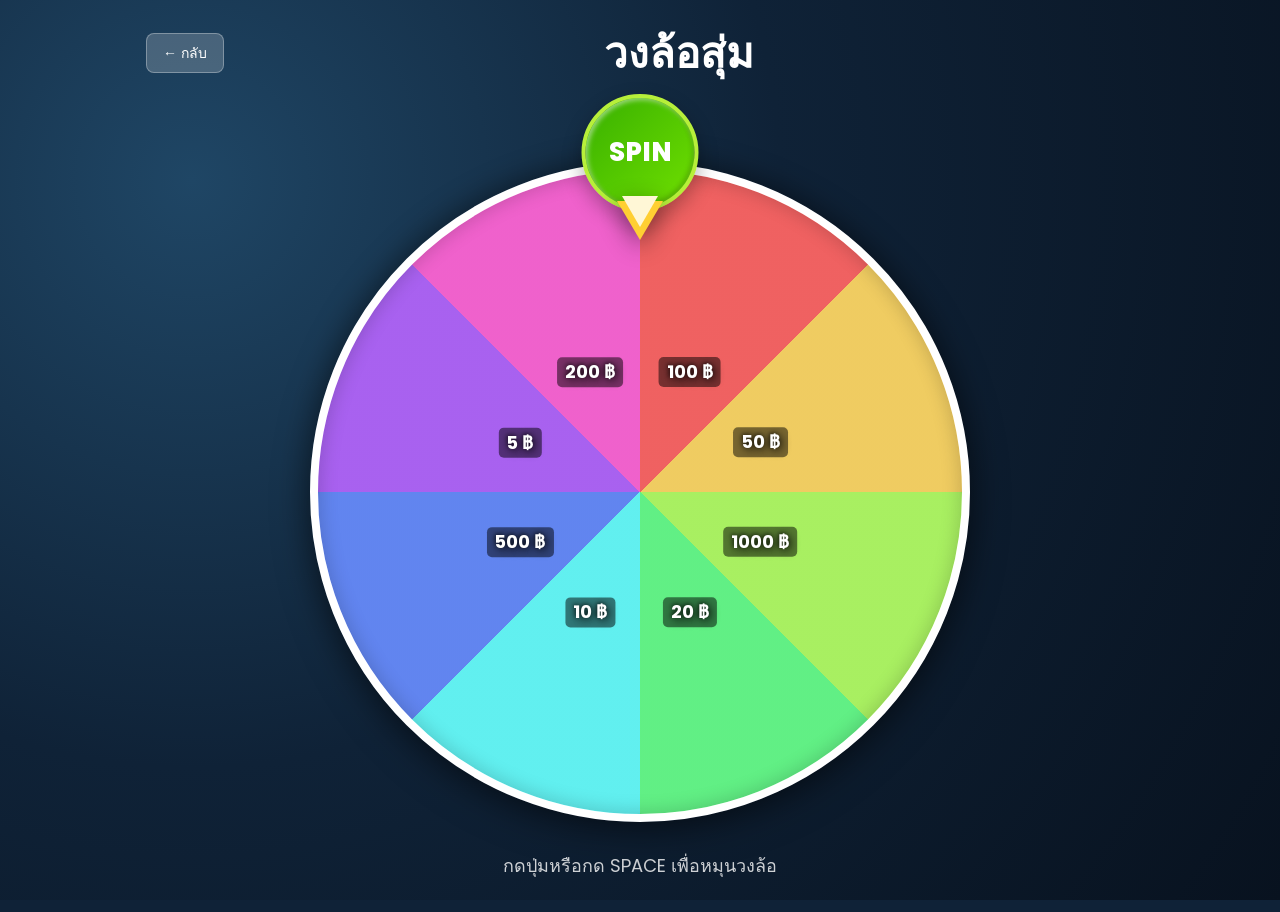
<file: index.html>
<!DOCTYPE html>
<html lang="th">
<head>
    <meta charset="UTF-8">
    <meta name="viewport" content="width=device-width, initial-scale=1.0">
    <link rel="stylesheet" href="style.css">
    <title>วงล้อสุ่ม - Lucky Wheel</title>
</head>
<body class="display-page">
    <div class="display-container">

        <div class="display-header">
            <div class="header-top">
                <a href="home.html" class="back-button">← กลับ</a>
                <h1>วงล้อสุ่ม</h1>
                <div class="header-spacer"></div>
            </div>
        </div>


        <div class="wheel-display">
            <div class="wheel-pointer" aria-hidden="true"></div>
            <div class="spinner-btn"></div>
            <div class="wheel" id="wheel"></div>
            <div class="result-display" id="resultDisplay"></div>
        </div>

     
        <div class="display-info">
            <p>กดปุ่มหรือกด SPACE เพื่อหมุนวงล้อ</p>
        </div>
    </div>

    <script src="shared.js"></script>
    <script src="display.js"></script>
</body>
</html>
</file>
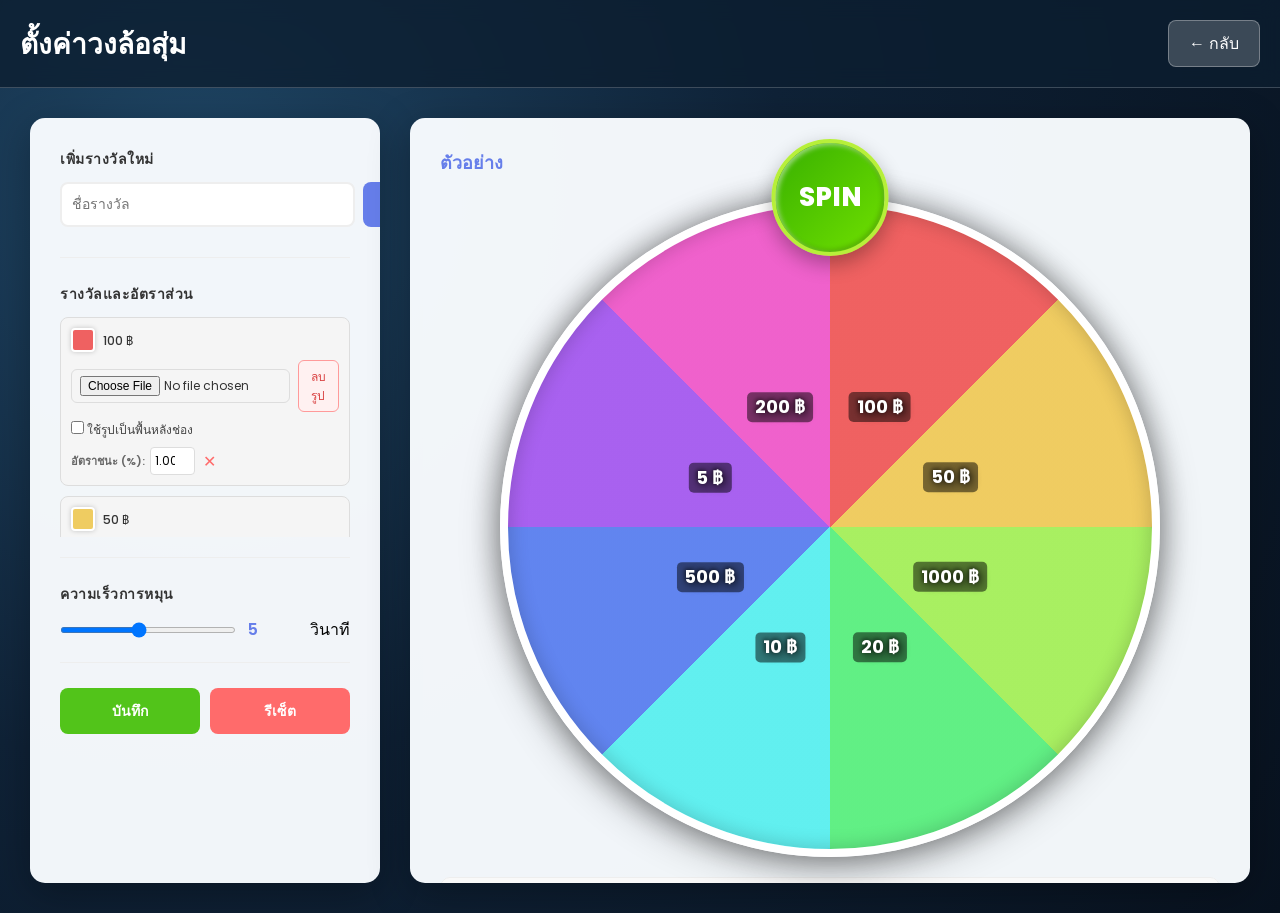
<file: admin.html>
<!DOCTYPE html>
<html lang="th">
<head>
    <meta charset="UTF-8">
    <meta name="viewport" content="width=device-width, initial-scale=1.0">
    <link rel="stylesheet" href="style.css">
    <title>ตั้งค่าวงล้อ - Admin</title>
</head>
<body class="admin-page">
    <div class="admin-wrapper">
  
        <div class="admin-header">
            <div class="header-content">
                <h1> ตั้งค่าวงล้อสุ่ม</h1>
                <a href="home.html" class="back-button">← กลับ</a>
            </div>
        </div>

        <div class="admin-content">
            
            <div class="control-panel">
                <div class="panel-section">
                    <h2>เพิ่มรางวัลใหม่</h2>
                    <div class="input-group">
                        <input type="text" id="prizeInput" placeholder="ชื่อรางวัล" maxlength="20">
                        <button onclick="addPrize()"> เพิ่ม</button>
                    </div>
                </div>

                <div class="panel-section">
                    <h2>รางวัลและอัตราส่วน</h2>
                    <div id="prizeList" class="prize-list"></div>
                </div>

                <div class="panel-section">
                    <h2>ความเร็วการหมุน</h2>
                    <div class="speed-control">
                        <input type="range" id="spinSpeed" min="1" max="10" value="5" oninput="updateSpeed()">
                        <span id="speedValue">5</span> วินาที
                    </div>
                </div>

                <div class="panel-buttons">
                    <button onclick="savePrizeSettings()" class="btn-save">บันทึก</button>
                    <button onclick="resetWheel()" class="btn-reset">รีเซ็ต</button>
                </div>
            </div>

        
            <div class="preview-panel">
                <h2> ตัวอย่าง</h2>
                <div class="preview-wheel-container">
                    <div class="spinner-btn"></div>
                    <div class="wheel" id="previewWheel"></div>
                </div>
                <div class="stats-box">
                    <div id="statsContent"></div>
                </div>
            </div>
        </div>
    </div>

    <script src="shared.js"></script>
    <script src="admin.js"></script>
</body>
</html>
</file>
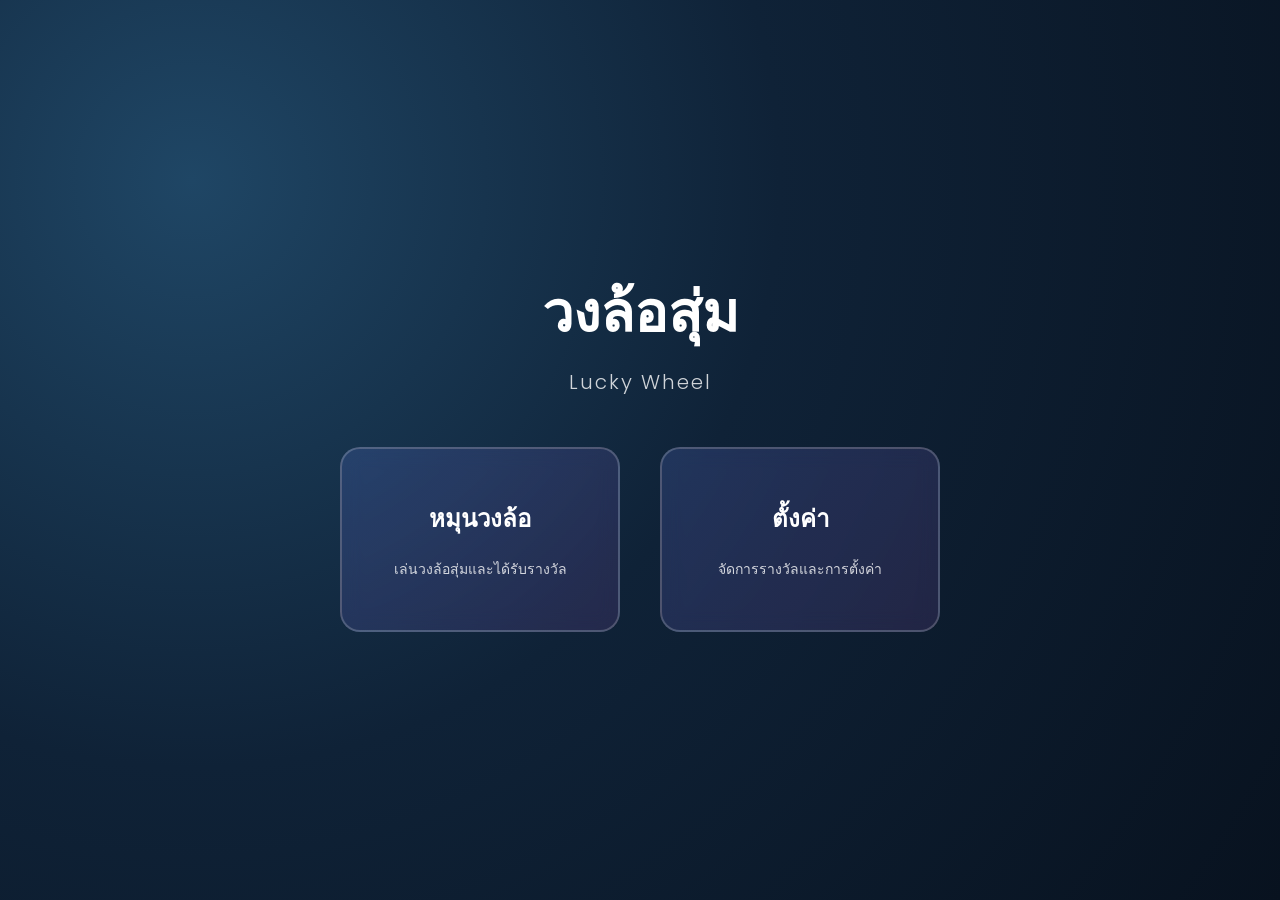
<file: home.html>
<!DOCTYPE html>
<html lang="th">
<head>
    <meta charset="UTF-8">
    <meta name="viewport" content="width=device-width, initial-scale=1.0">
    <link rel="stylesheet" href="style.css">
    <title>วงล้อสุ่ม - Lucky Wheel</title>
</head>
<body class="home-page">
    <div class="home-container">
        <div class="home-header">
            <h1>วงล้อสุ่ม</h1>
            <p>Lucky Wheel</p>
        </div>

        <div class="home-content">
            <div class="menu-card">
                <a href="index.html" class="menu-link display-link">
                    <h2>หมุนวงล้อ</h2>
                    <p>เล่นวงล้อสุ่มและได้รับรางวัล</p>
                </a>
            </div>

            <div class="menu-card">
                <a href="admin.html" class="menu-link admin-link-menu">
                    <h2>ตั้งค่า</h2>
                    <p>จัดการรางวัลและการตั้งค่า</p>
                </a>
            </div>
        </div>
    </div>
</body>
</html>
</file>
<file: style.css>
@import url(https://fonts.googleapis.com/css?family=Poppins:200,300,400,500,600,700,800,900&display=swap);

*{
    margin: 0;
    padding: 0;
    box-sizing: border-box;
    font-family: 'Poppins', sans-serif;
}

html,
body {
    width: 100%;
    min-height: 100%;
    background: #0f2237;
}

/* ===== DISPLAY PAGE (FRONTEND) ===== */
body.display-page {
    display: flex;
    justify-content: center;
    align-items: center;
    min-height: 100vh;
    height: 100vh;
    background: radial-gradient(circle at 15% 20%, #1f4665 0%, #0f2237 45%, #08121f 100%);
    padding: 20px;
    background-size: cover;
    background-repeat: no-repeat;
    overflow: hidden;
}

.display-container {
    display: flex;
    flex-direction: column;
    align-items: center;
    gap: 20px;
    width: 100%;
    max-width: 988px;
    height: 100%;
    justify-content: flex-start;
}

.display-header {
    text-align: center;
    color: white;
    width: 100%;
}

.display-header .header-nav-row {
    display: flex;
    justify-content: flex-start;
    margin-bottom: 8px;
}

.display-header .header-top {
    display: flex;
    justify-content: center;
    align-items: center;
    gap: 20px;
    margin-bottom: 10px;
}

.display-header .back-button {
    background: rgba(255, 255, 255, 0.2);
    color: white;
    padding: 8px 16px;
    border-radius: 8px;
    text-decoration: none;
    transition: all 0.3s ease;
    border: 1px solid rgba(255, 255, 255, 0.3);
    font-size: 14px;
}

.display-header .back-button:hover {
    background: rgba(255, 255, 255, 0.3);
    transform: translateX(-5px);
}

.header-spacer {
    width: auto;
}

.display-header h1 {
    font-size: 42px;
    flex: 1;
}

.display-header .admin-link {
    display: none;
}

.admin-link {
    display: inline-block;
    background: rgba(255, 255, 255, 0.2);
    color: white;
    padding: 8px 16px;
    border-radius: 20px;
    text-decoration: none;
    font-size: 14px;
    transition: all 0.3s ease;
    border: 1px solid rgba(255, 255, 255, 0.3);
}

.admin-link:hover {
    background: rgba(255, 255, 255, 0.3);
    transform: translateY(-2px);
}

.wheel-display {
    position: relative;
    width: 100%;
    aspect-ratio: 1;
    max-width: 720px;
    display: flex;
    justify-content: center;
    align-items: center;
    margin-top: 36px;
}

.wheel-pointer {
    position: absolute;
    top: 49px;
    left: 50%;
    transform: translateX(-50%);
    width: 0;
    height: 0;
    border-left: 23px solid transparent;
    border-right: 23px solid transparent;
    border-top: 39px solid #ffcf33;
    z-index: 12;
    filter: drop-shadow(0 8px 12px rgba(0, 0, 0, 0.45));
}

.wheel-pointer::before {
    content: '';
    position: absolute;
    top: -44px;
    left: -18px;
    border-left: 18px solid transparent;
    border-right: 18px solid transparent;
    border-top: 31px solid #fff7d6;
}

.display-info {
    text-align: center;
    color: rgba(255, 255, 255, 0.8);
    font-size: 18px;
}

/* ===== ADMIN PAGE (BACKEND) ===== */
body.admin-page {
    background: radial-gradient(circle at 15% 20%, #1f4665 0%, #0f2237 45%, #08121f 100%);
    min-height: 100vh;
    display: flex;
    flex-direction: column;
}

.admin-wrapper {
    flex: 1;
    display: flex;
    flex-direction: column;
}

.admin-header {
    background: rgba(12, 30, 48, 0.78);
    color: white;
    padding: 20px;
    border-bottom: 1px solid rgba(255, 255, 255, 0.2);
    backdrop-filter: blur(10px);
}

.header-content {
    max-width: 1400px;
    margin: 0 auto;
    display: flex;
    justify-content: space-between;
    align-items: center;
    width: 100%;
}

.admin-header h1 {
    font-size: 28px;
    margin: 0;
}

.back-button {
    background: rgba(255, 255, 255, 0.2);
    color: white;
    padding: 10px 20px;
    border-radius: 8px;
    text-decoration: none;
    transition: all 0.3s ease;
    border: 1px solid rgba(255, 255, 255, 0.3);
}

.back-button:hover {
    background: rgba(255, 255, 255, 0.3);
    transform: translateX(-5px);
}

.admin-content {
    flex: 1;
    display: flex;
    gap: 30px;
    padding: 30px;
    max-width: 1400px;
    margin: 0 auto;
    width: 100%;
    overflow-y: auto;
}

.control-panel {
    flex: 0 0 350px;
    background: rgba(249, 252, 255, 0.97);
    padding: 30px;
    border-radius: 15px;
    box-shadow: 0 10px 40px rgba(0, 0, 0, 0.3);
    max-height: 85vh;
    overflow-y: auto;
}

.control-panel h2 {
    color: #667eea;
    margin-bottom: 20px;
    font-size: 18px;
}

.panel-section {
    margin-bottom: 25px;
    padding-bottom: 20px;
    border-bottom: 1px solid #eee;
}

.panel-section:last-of-type {
    border-bottom: none;
}

.panel-section h2 {
    color: #333;
    font-size: 14px;
    margin-bottom: 12px;
    text-transform: uppercase;
    letter-spacing: 0.5px;
}

.input-group {
    display: flex;
    gap: 8px;
    margin-bottom: 10px;
}

.input-group input[type="text"],
.input-group input[type="color"],
.input-group input[type="range"] {
    padding: 10px;
    border: 2px solid #eee;
    border-radius: 8px;
    font-size: 14px;
    transition: all 0.3s ease;
}

.input-group input[type="text"] {
    flex: 1;
}

.input-group input[type="text"]:focus {
    outline: none;
    border-color: #667eea;
    box-shadow: 0 0 10px rgba(102, 126, 234, 0.2);
}

.input-group input[type="color"] {
    width: 50px;
    cursor: pointer;
}

.input-group button {
    padding: 10px 16px;
    background: #667eea;
    color: white;
    border: none;
    border-radius: 8px;
    cursor: pointer;
    font-weight: 600;
    transition: background 0.3s ease;
}

.input-group button:hover {
    background: #764ba2;
}

.speed-control {
    display: flex;
    align-items: center;
    gap: 12px;
}

.speed-control input[type="range"] {
    flex: 1;
    height: 6px;
    cursor: pointer;
}

.speed-control span {
    font-weight: 600;
    color: #667eea;
    min-width: 50px;
}

.panel-buttons {
    display: flex;
    gap: 10px;
    margin-top: 20px;
}

.btn-save {
    flex: 1;
    padding: 12px;
    background: #52c41a;
    color: white;
    border: none;
    border-radius: 8px;
    cursor: pointer;
    font-weight: 600;
    transition: background 0.3s ease;
    font-size: 14px;
}

.btn-save:hover {
    background: #45a517;
}

.btn-reset {
    flex: 1;
    padding: 12px;
    background: #ff6b6b;
    color: white;
    border: none;
    border-radius: 8px;
    cursor: pointer;
    font-weight: 600;
    transition: background 0.3s ease;
    font-size: 14px;
}

.btn-reset:hover {
    background: #ff5252;
}

/* Prize List */
.prize-list {
    display: flex;
    flex-direction: column;
    gap: 10px;
    max-height: 220px;
    overflow-y: auto;
}

.prize-item {
    display: flex;
    align-items: center;
    gap: 8px;
    background: #f5f5f5;
    padding: 10px;
    border-radius: 8px;
    font-size: 12px;
    color: #333;
    border: 1px solid #ddd;
    flex-wrap: wrap;
}

.prize-color {
    width: 24px;
    height: 24px;
    border-radius: 4px;
    border: 2px solid white;
    box-shadow: 0 0 5px rgba(0, 0, 0, 0.2);
    flex-shrink: 0;
}

.prize-name {
    flex: 1;
    font-weight: 500;
    min-width: 60px;
}

.guarantee-control {
    display: flex;
    flex-direction: column;
    gap: 10px;
}

.guarantee-row {
    display: flex;
    align-items: center;
    gap: 8px;
    flex-wrap: wrap;
}

#guaranteeEvery {
    width: 90px;
    padding: 8px 10px;
    border: 2px solid #eee;
    border-radius: 8px;
    font-size: 14px;
}

#guaranteePrizeIndex {
    flex: 1;
    min-width: 220px;
    width: 100%;
    padding: 9px 10px;
    border: 2px solid #eee;
    border-radius: 8px;
    font-size: 14px;
    background: #fff;
}

.guarantee-debug {
    margin-top: 4px;
    font-size: 12px;
    color: #556070;
    line-height: 1.4;
    word-break: break-word;
}

.prize-image-input {
    width: 100%;
    padding: 6px 8px;
    border: 1px solid #ddd;
    border-radius: 6px;
    font-size: 12px;
}

.prize-image-row {
    width: 100%;
    display: flex;
    gap: 8px;
    align-items: center;
}

.btn-image-clear {
    border: 1px solid #ff9a9a;
    background: #fff1f1;
    color: #d94141;
    border-radius: 6px;
    padding: 6px 8px;
    font-size: 12px;
    cursor: pointer;
}

.prize-image-preview {
    width: 56px;
    height: 56px;
    object-fit: cover;
    border-radius: 8px;
    border: 1px solid #ddd;
}
.prize-bg-toggle {
    width: 100%;
    font-size: 12px;
    color: #444;
}

.prize-odds {
    display: flex;
    align-items: center;
    gap: 5px;
}

.prize-odds input {
    width: 45px;
    padding: 4px;
    border: 1px solid #ddd;
    border-radius: 4px;
    font-size: 12px;
}

.prize-odds label {
    font-size: 11px;
    color: #666;
    font-weight: 600;
}

.btn-remove {
    background: none;
    border: none;
    color: #ff6b6b;
    cursor: pointer;
    font-size: 16px;
    padding: 0;
    flex-shrink: 0;
    transition: color 0.2s ease;
}

.btn-remove:hover {
    color: #ff0000;
}

/* Preview Panel */
.preview-panel {
    flex: 1;
    background: rgba(249, 252, 255, 0.97);
    padding: 30px;
    border-radius: 15px;
    box-shadow: 0 10px 40px rgba(0, 0, 0, 0.3);
    display: flex;
    flex-direction: column;
    gap: 20px;
    max-height: 85vh;
    overflow-y: auto;
}

.preview-panel h2 {
    color: #667eea;
    font-size: 18px;
    margin: 0;
}

.preview-wheel-container {
    position: relative;
    width: 100%;
    aspect-ratio: 1;
    display: flex;
    justify-content: center;
    align-items: center;
}

.stats-box {
    background: #f9f9f9;
    border: 1px solid #eee;
    border-radius: 10px;
    padding: 15px;
}

.stats-table {
    font-size: 13px;
}

.stats-row {
    display: grid;
    grid-template-columns: 1fr 1fr 1fr;
    gap: 15px;
    padding: 8px 0;
    border-bottom: 1px solid #eee;
    align-items: center;
}

.stats-row.header {
    font-weight: 700;
    color: #667eea;
    border-bottom: 2px solid #667eea;
    margin-bottom: 8px;
}

.stats-row.inactive {
    opacity: 0.5;
    color: #999;
}

.stats-footer {
    padding: 10px 0;
    margin-top: 10px;
    padding-top: 10px;
    border-top: 1px solid #eee;
    font-weight: 600;
    color: #667eea;
    text-align: right;
}

/* ===== WHEEL STYLES (SHARED) ===== */
.wheel {
    position: relative;
    width: 100%;
    max-width: 660px;
    aspect-ratio: 1;
    border-radius: 50%;
    box-shadow: 0 0 30px rgba(0, 0, 0, 0.4), inset 0 0 20px rgba(0, 0, 0, 0.2), 0 10px 40px rgba(0, 0, 0, 0.3);
    background: conic-gradient(
        from 0deg,
        #ff6b6b 0deg 45deg,
        #4ecdc4 45deg 90deg,
        #ffe66d 90deg 135deg,
        #a8e6cf 135deg 180deg,
        #ff8787 180deg 225deg,
        #74b9ff 225deg 270deg,
        #fd79a8 270deg 315deg,
        #fdcb6e 315deg 360deg
    );
    border: 10px solid white;
    display: flex;
    align-items: center;
    justify-content: center;
    position: relative;
}

.wheel .number {
    position: absolute;
    width: 100%;
    height: 100%;
    display: flex;
    justify-content: center;
    align-items: center;
    transform-origin: 50% 50%;
}
.segment-bg-image {
    position: absolute;
    inset: 0;
    border-radius: 50%;
    background-size: cover;
    background-position: center;
    background-repeat: no-repeat;
    opacity: 0.4;
    z-index: 0;
    pointer-events: none;
    -webkit-mask-image: conic-gradient(from 0deg, transparent 0deg var(--start), #000 var(--start) var(--end), transparent var(--end) 360deg);
    mask-image: conic-gradient(from 0deg, transparent 0deg var(--start), #000 var(--start) var(--end), transparent var(--end) 360deg);
}

.wheel .number {
    z-index: 3;
}

.wheel .number .segment-content {
    position: absolute;
    display: flex;
    flex-direction: column;
    justify-content: center;
    align-items: center;
    gap: 8px;
    z-index: 4;
    width: 160px;
    max-width: 42%;
}

.wheel .number .segment-image {
    width: var(--segment-image-size, 64px);
    height: var(--segment-image-size, 64px);
    object-fit: cover;
    border-radius: 10px;
    border: 2px solid rgba(255, 255, 255, 0.98);
    box-shadow: 0 6px 16px rgba(0, 0, 0, 0.55);
    background: rgba(255, 255, 255, 0.95);
}

.wheel .number span {
    position: static;
    background: transparent;
    display: flex;
    justify-content: center;
    align-items: center;
    font-size: clamp(12px, 1.5vw, 18px);
    font-weight: 700;
    color: white;
    text-shadow: 2px 2px 10px rgba(0, 0, 0, 0.85), -1px -1px 4px rgba(0, 0, 0, 0.6);
    transition: all 0.3s ease;
    white-space: normal;
    word-break: break-word;
    overflow-wrap: anywhere;
    text-align: center;
    line-height: 1.2;
    padding: 4px 8px;
    border-radius: 5px;
    background: rgba(0, 0, 0, 0.5);
    --label-radius: 210px;
}

.wheel .number span:hover {
    font-size: 18px;
    background: rgba(0, 0, 0, 0.3);
}

.wheel {
    animation: none;
    transition: transform 160ms linear;
    will-change: transform;
}

.wheel.spinning {
    animation: spin 5s cubic-bezier(0.25, 0.46, 0.45, 0.94);
}

@keyframes spin {
    0% { transform: rotate(0deg); }
    100% { transform: rotate(3600deg); }
}

/* Spinner Button */
.spinner-btn {
    position: absolute;
    width: 117px;
    height: 117px;
    background: linear-gradient(135deg, #38b000 0%, #70e000 100%);
    border-radius: 50%;
    top: -58px;
    left: 50%;
    transform: translateX(-50%);
    z-index: 8;
    cursor: pointer;
    display: flex;
    justify-content: center;
    align-items: center;
    font-size: 40px;
    font-weight: bold;
    color: white;
    box-shadow: 0 8px 20px rgba(0, 0, 0, 0.3), inset -2px -2px 5px rgba(0, 0, 0, 0.2), inset 2px 2px 5px rgba(255, 255, 255, 0.5);
    transition: all 0.3s ease;
    user-select: none;
    border: 4px solid #b7ef3a;
}

.spinner-btn:hover {
    transform: translateX(-50%) scale(1.08);
    box-shadow: 0 12px 25px rgba(0, 0, 0, 0.4), inset -2px -2px 5px rgba(0, 0, 0, 0.2), inset 2px 2px 5px rgba(255, 255, 255, 0.5);
    background: linear-gradient(135deg, #2d9d00 0%, #5fd400 100%);
}

.spinner-btn::after {
    content: 'SPIN';
    font-size: 26px;
    letter-spacing: 1px;
    font-weight: 800;
}

.spinner-btn.spinning {
    animation: pulse 0.5s infinite;
}

@keyframes pulse {
    0%, 100% { transform: translateX(-50%) scale(1); }
    50% { transform: translateX(-50%) scale(1.05); }
}

/* Result Display */
.result-display {
    position: absolute;
    top: 50%;
    left: 50%;
    transform: translate(-50%, -50%);
    width: 76%;
    height: 38%;
    max-width: 420px;
    max-height: 220px;
    background: linear-gradient(135deg, rgba(255, 255, 255, 0.98) 0%, rgba(255, 255, 255, 0.95) 100%);
    border-radius: 20px;
    font-size: 34px;
    font-weight: 700;
    color: #667eea;
    opacity: 0;
    transition: opacity 0.3s ease;
    box-shadow: 0 10px 35px rgba(0, 0, 0, 0.2);
    border: 4px solid #667eea;
    z-index: 20;
    pointer-events: none;
    display: flex;
    justify-content: center;
    align-items: center;
    text-align: center;
    padding: 24px;
}

.result-display.show {
    opacity: 1;
}

/* ===== RESPONSIVE ===== */
@media (max-width: 1200px) {
    .admin-content {
        flex-direction: column;
        gap: 20px;
    }

    .control-panel {
        flex: 0 0 auto;
    }

    .preview-panel {
        flex: 1;
    }
}

@media (max-width: 768px) {
    body.display-page {
        padding: 10px;
    }

    .display-container {
        gap: 15px;
    }

    .display-header h1 {
        font-size: 24px;
    }

    .admin-content {
        padding: 15px;
        gap: 15px;
    }

    .control-panel {
        flex: 0 0 auto;
        padding: 20px;
        max-height: none;
    }

    .preview-panel {
        padding: 20px;
        max-height: none;
    }

    .wheel {
        max-width: 380px;
    }

    .spinner-btn {
        width: 70px;
        height: 70px;
        border: 2px solid #b7ef3a;
        top: -35px;
    }

    .spinner-btn::after {
        font-size: 16px;
    }

    .wheel .number span {
        font-size: clamp(11px, 3.2vw, 14px);
        --label-radius: 122px;
    }

    .wheel .number .segment-image {
        width: 44px;
        height: 44px;
        border-radius: 6px;
    }

    .result-display {
        width: 82%;
        height: 34%;
        font-size: 20px;
        border: 3px solid #667eea;
        top: 50%;
    }

    .panel-section {
        margin-bottom: 18px;
        padding-bottom: 15px;
    }

    .prize-item {
        flex-direction: column;
        align-items: flex-start;
    }

    .prize-name {
        width: 100%;
    }

    .prize-odds {
        width: 100%;
        justify-content: space-between;
    }
}

/* ===== HOME PAGE ===== */
body.home-page {
    display: flex;
    justify-content: center;
    align-items: center;
    min-height: 100vh;
    background: radial-gradient(circle at 15% 20%, #1f4665 0%, #0f2237 45%, #08121f 100%);
    padding: 20px;
    background-size: cover;
    background-repeat: no-repeat;
}

.home-container {
    display: flex;
    flex-direction: column;
    align-items: center;
    gap: 50px;
    max-width: 900px;
}

.home-header {
    text-align: center;
    color: white;
}

.home-header h1 {
    font-size: 56px;
    margin-bottom: 10px;
    font-weight: 700;
}

.home-header p {
    font-size: 20px;
    color: rgba(255, 255, 255, 0.8);
    font-weight: 300;
    letter-spacing: 2px;
}

.home-content {
    display: grid;
    grid-template-columns: repeat(auto-fit, minmax(280px, 1fr));
    gap: 40px;
    width: 100%;
    max-width: 600px;
}

.menu-card {
    perspective: 1000px;
}

.menu-link {
    display: flex;
    flex-direction: column;
    align-items: center;
    justify-content: center;
    gap: 20px;
    padding: 50px 30px;
    background: linear-gradient(135deg, rgba(102, 126, 234, 0.2) 0%, rgba(122, 75, 162, 0.2) 100%);
    border: 2px solid rgba(255, 255, 255, 0.2);
    border-radius: 20px;
    text-decoration: none;
    color: white;
    transition: all 0.4s cubic-bezier(0.25, 0.46, 0.45, 0.94);
    backdrop-filter: blur(10px);
    position: relative;
    overflow: hidden;
}

.menu-link::before {
    content: '';
    position: absolute;
    top: 0;
    left: -100%;
    width: 100%;
    height: 100%;
    background: linear-gradient(135deg, rgba(255, 255, 255, 0.1) 0%, rgba(255, 255, 255, 0.05) 100%);
    transition: left 0.4s ease;
    z-index: 0;
}

.menu-link:hover::before {
    left: 100%;
}

.menu-link:hover {
    transform: translateY(-10px) scale(1.02);
    border-color: rgba(255, 255, 255, 0.4);
    background: linear-gradient(135deg, rgba(102, 126, 234, 0.3) 0%, rgba(122, 75, 162, 0.3) 100%);
    box-shadow: 0 20px 50px rgba(102, 126, 234, 0.3), 0 0 30px rgba(255, 255, 255, 0.1);
}

.menu-icon {
    font-size: 60px;
    position: relative;
    z-index: 1;
    animation: float 3s ease-in-out infinite;
}

.menu-card:nth-child(1) .menu-icon {
    animation-delay: 0s;
}

.menu-card:nth-child(2) .menu-icon {
    animation-delay: 0.2s;
}

@keyframes float {
    0%, 100% { transform: translateY(0px); }
    50% { transform: translateY(-15px); }
}

.menu-link h2 {
    font-size: 24px;
    margin: 0;
    font-weight: 600;
    position: relative;
    z-index: 1;
}

.menu-link p {
    font-size: 14px;
    color: rgba(255, 255, 255, 0.8);
    text-align: center;
    margin: 0;
    position: relative;
    z-index: 1;
}

.display-link:hover h2,
.admin-link-menu:hover h2 {
    color: #ffcf33;
}

/* Responsive */
@media (max-width: 768px) {
    .home-header h1 {
        font-size: 36px;
    }

    .home-header p {
        font-size: 16px;
    }

    .home-content {
        grid-template-columns: 1fr;
        gap: 30px;
        max-width: 100%;
    }

    .menu-link {
        padding: 40px 25px;
    }

    .menu-icon {
        font-size: 48px;
    }

    .menu-link h2 {
        font-size: 20px;
    }

    .menu-link p {
        font-size: 13px;
    }
}

#guaranteePrizeIndex {
  min-width: 240px !important;
  width: 100% !important;
  display: inline-block !important;
}
</file>
